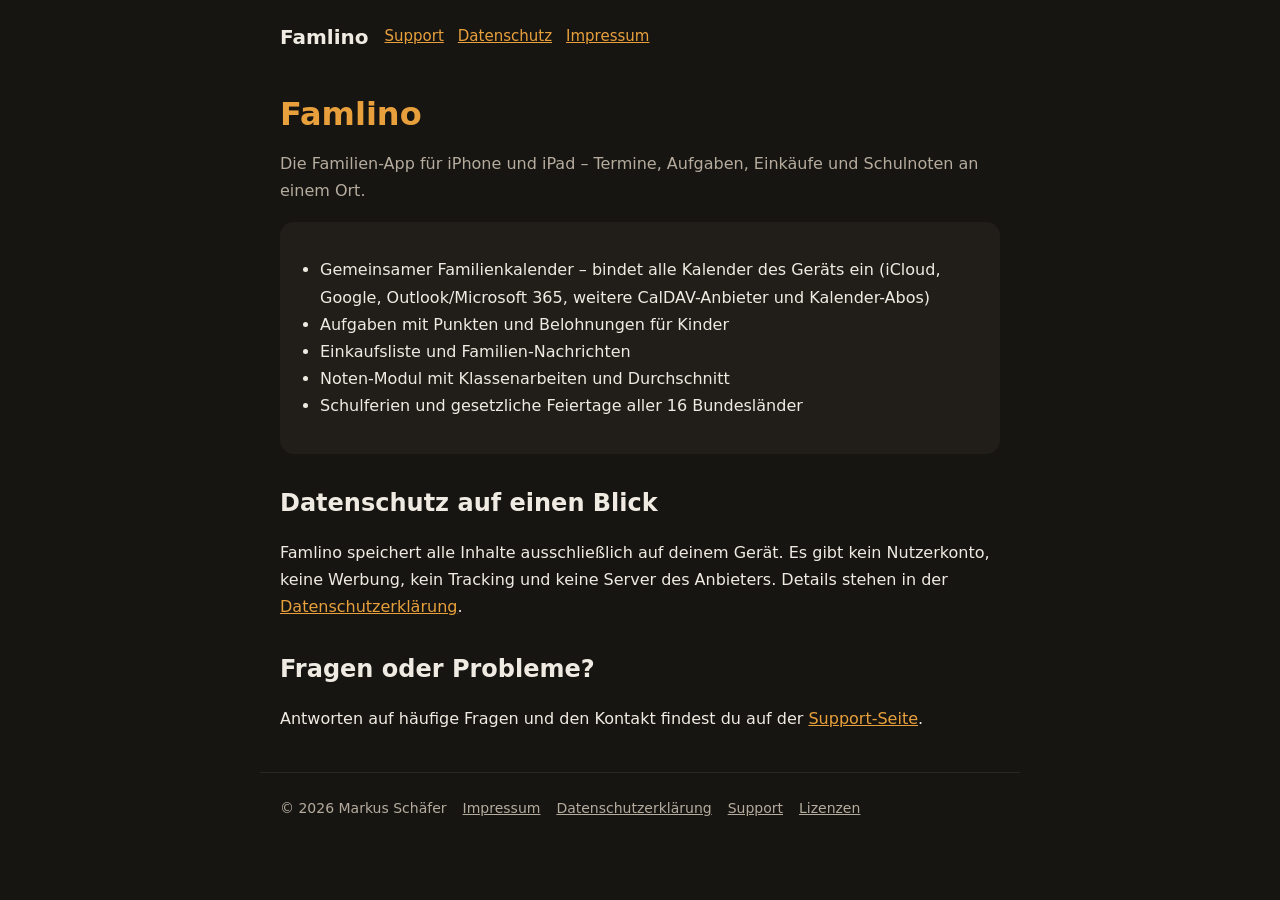
<file: index.html>
<!doctype html>
<html lang="de">
<head>
<meta charset="utf-8">
<meta name="viewport" content="width=device-width, initial-scale=1">
<title>Famlino – Familienorganisation für iPhone und iPad</title>
<meta name="description" content="Famlino – die Familien-App für Termine, Aufgaben, Einkäufe und Schulnoten.">
<meta name="referrer" content="no-referrer">
<link rel="stylesheet" href="style.css">
</head>
<body>
<header class="top">
  <a class="brand" href="index.html">Famlino</a>
  <nav><a href="support.html">Support</a><a href="datenschutz.html">Datenschutz</a><a href="impressum.html">Impressum</a></nav>
</header>
<main>

<h1>Famlino</h1>
<p class="muted">Die Familien-App für iPhone und iPad – Termine, Aufgaben, Einkäufe und Schulnoten an einem Ort.</p>

<div class="card">
<ul class="features">
  <li>Gemeinsamer Familienkalender – bindet alle Kalender des Geräts ein (iCloud, Google, Outlook/Microsoft 365, weitere CalDAV-Anbieter und Kalender-Abos)</li>
  <li>Aufgaben mit Punkten und Belohnungen für Kinder</li>
  <li>Einkaufsliste und Familien-Nachrichten</li>
  <li>Noten-Modul mit Klassenarbeiten und Durchschnitt</li>
  <li>Schulferien und gesetzliche Feiertage aller 16 Bundesländer</li>
</ul>
</div>

<h2>Datenschutz auf einen Blick</h2>
<p>Famlino speichert alle Inhalte ausschließlich auf deinem Gerät. Es gibt kein Nutzerkonto, keine Werbung,
kein Tracking und keine Server des Anbieters. Details stehen in der <a href="datenschutz.html">Datenschutzerklärung</a>.</p>

<h2>Fragen oder Probleme?</h2>
<p>Antworten auf häufige Fragen und den Kontakt findest du auf der <a href="support.html">Support-Seite</a>.</p>

</main>
<footer>
  <span>© 2026 Markus Schäfer</span>
  <a href="impressum.html">Impressum</a>
  <a href="datenschutz.html">Datenschutzerklärung</a>
  <a href="support.html">Support</a>
  <a href="lizenzen.html">Lizenzen</a>
</footer>
</body>
</html>
</file>
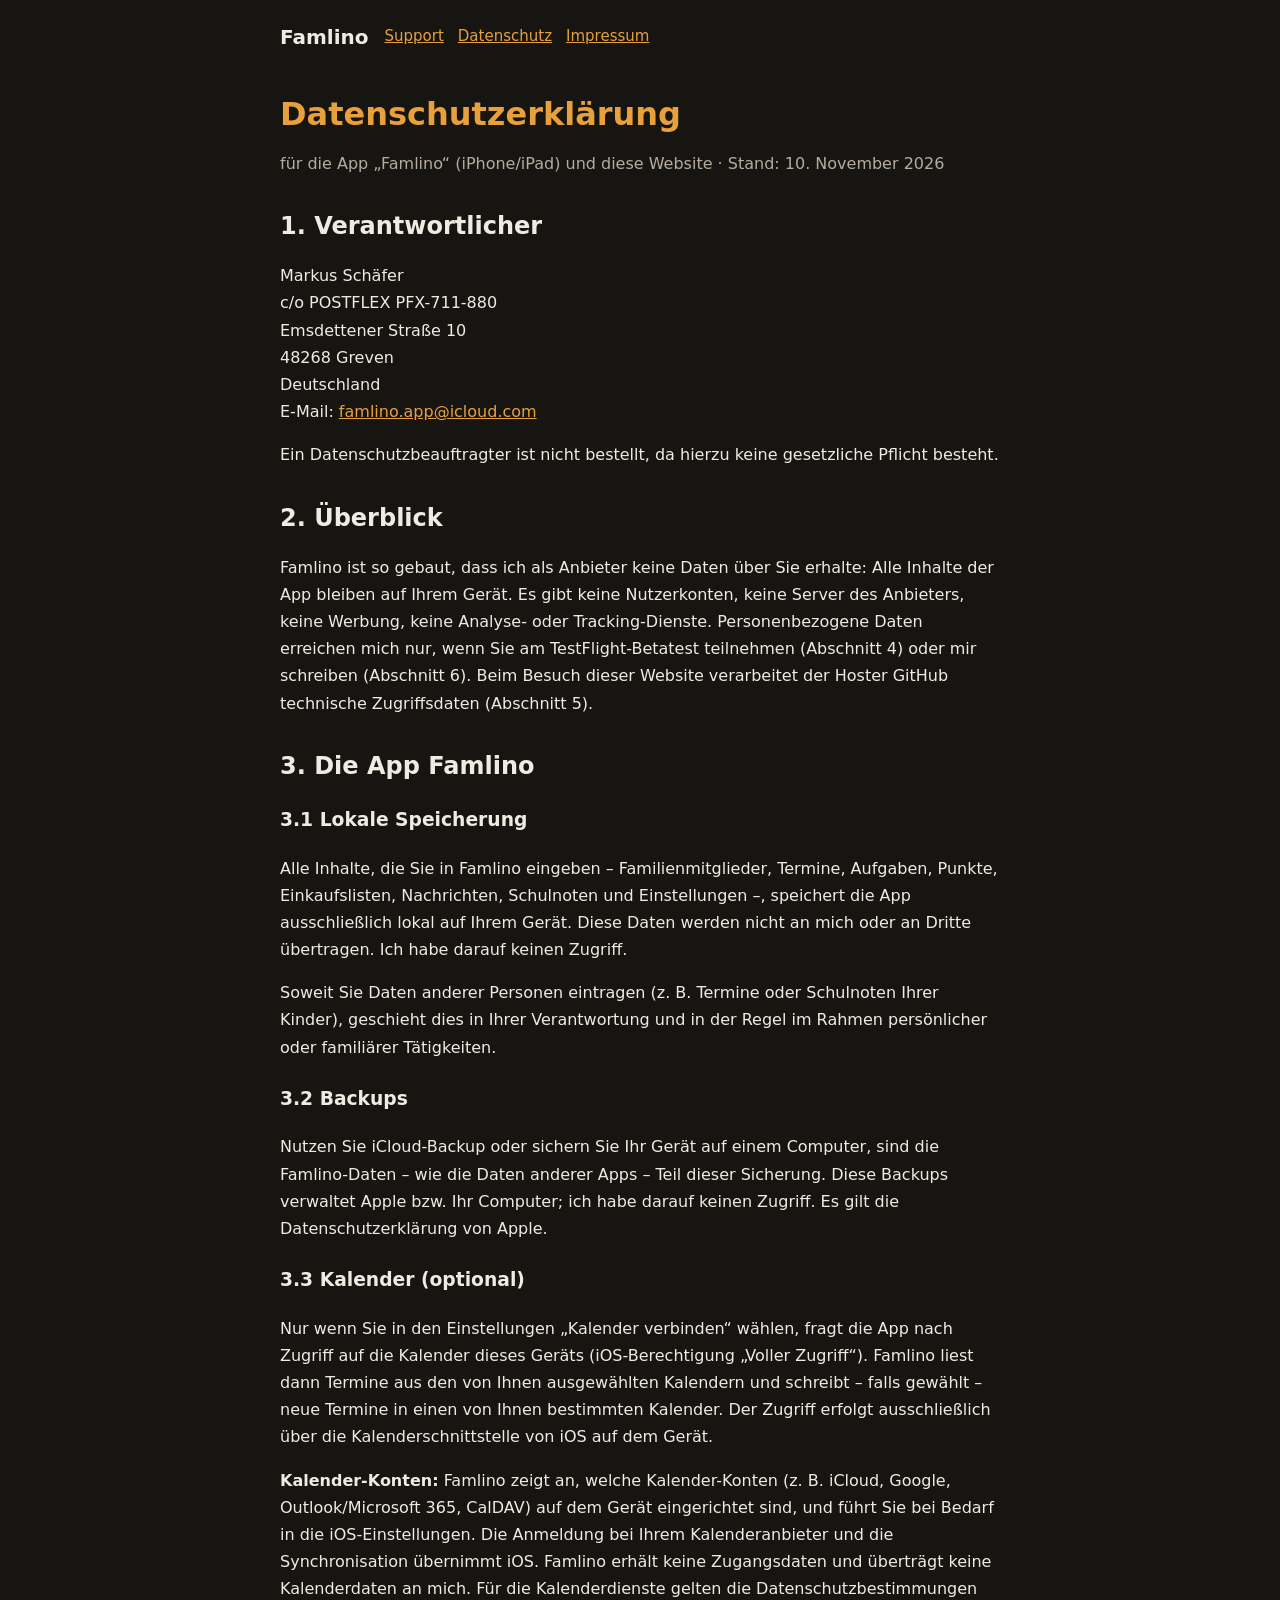
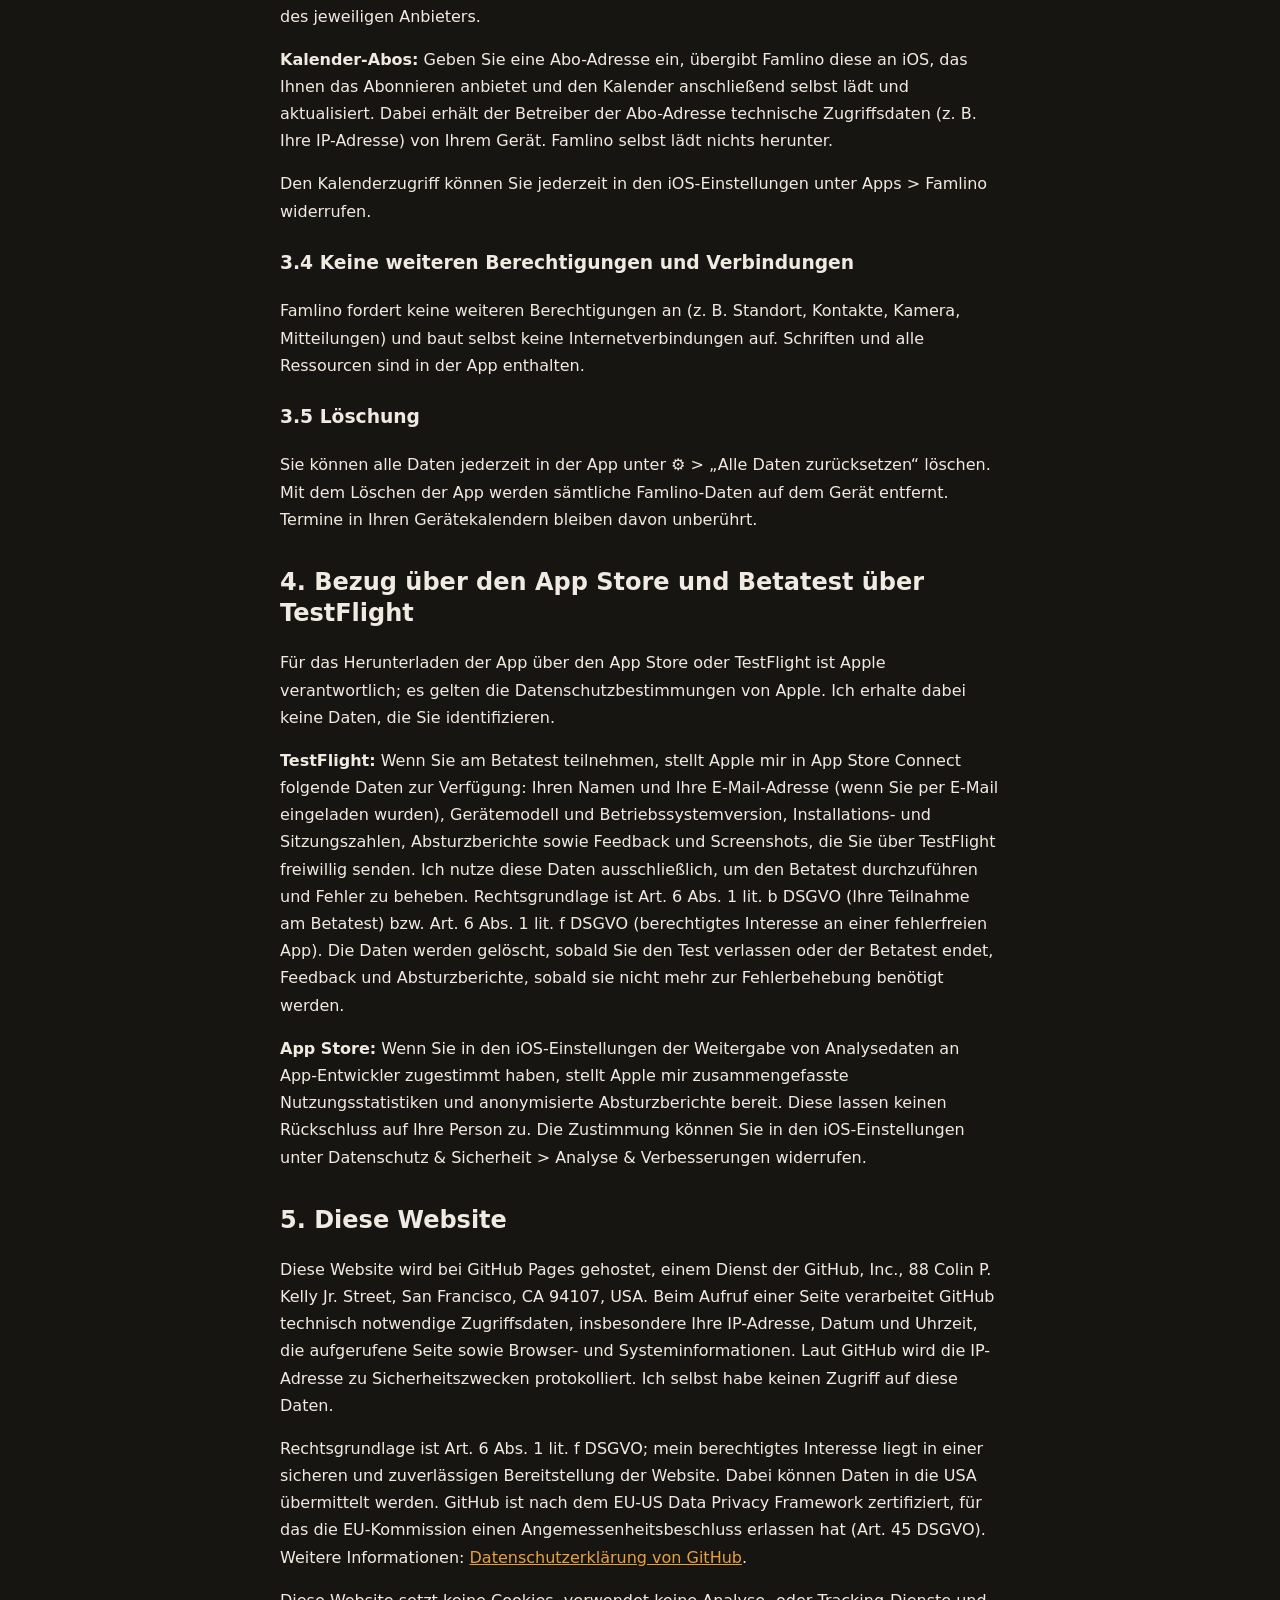
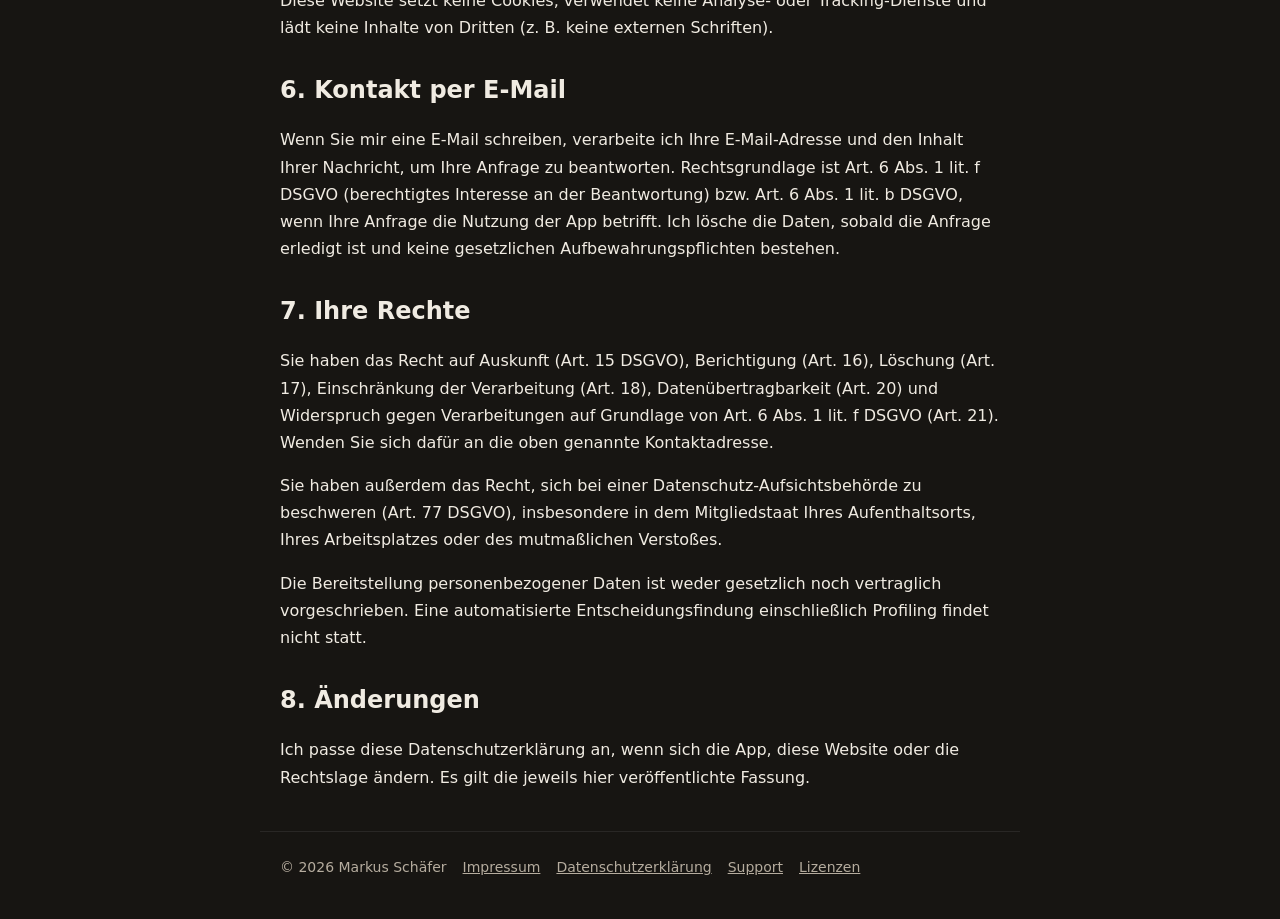
<file: datenschutz.html>
<!doctype html>
<html lang="de">
<head>
<meta charset="utf-8">
<meta name="viewport" content="width=device-width, initial-scale=1">
<title>Famlino – Datenschutzerklärung</title>
<meta name="description" content="Famlino – die Familien-App für Termine, Aufgaben, Einkäufe und Schulnoten.">
<meta name="referrer" content="no-referrer">
<link rel="stylesheet" href="style.css">
</head>
<body>
<header class="top">
  <a class="brand" href="index.html">Famlino</a>
  <nav><a href="support.html">Support</a><a href="datenschutz.html">Datenschutz</a><a href="impressum.html">Impressum</a></nav>
</header>
<main>

<h1>Datenschutzerklärung</h1>
<p class="muted">für die App „Famlino“ (iPhone/iPad) und diese Website · Stand: 10. November 2026</p>

<h2>1. Verantwortlicher</h2>
<p>Markus Schäfer<br>
c/o POSTFLEX PFX-711-880<br>
Emsdettener Straße 10<br>
48268 Greven<br>
Deutschland<br>
E-Mail: <a href="mailto:famlino.app@icloud.com">famlino.app@icloud.com</a></p>
<p>Ein Datenschutzbeauftragter ist nicht bestellt, da hierzu keine gesetzliche Pflicht besteht.</p>

<h2>2. Überblick</h2>
<p>Famlino ist so gebaut, dass ich als Anbieter keine Daten über Sie erhalte: Alle Inhalte der App bleiben auf Ihrem Gerät.
Es gibt keine Nutzerkonten, keine Server des Anbieters, keine Werbung, keine Analyse- oder Tracking-Dienste.
Personenbezogene Daten erreichen mich nur, wenn Sie am TestFlight-Betatest teilnehmen (Abschnitt 4) oder mir
schreiben (Abschnitt 6). Beim Besuch dieser Website verarbeitet der Hoster GitHub technische Zugriffsdaten (Abschnitt 5).</p>

<h2>3. Die App Famlino</h2>

<h3>3.1 Lokale Speicherung</h3>
<p>Alle Inhalte, die Sie in Famlino eingeben – Familienmitglieder, Termine, Aufgaben, Punkte, Einkaufslisten, Nachrichten,
Schulnoten und Einstellungen –, speichert die App ausschließlich lokal auf Ihrem Gerät. Diese Daten werden nicht an mich
oder an Dritte übertragen. Ich habe darauf keinen Zugriff.</p>
<p>Soweit Sie Daten anderer Personen eintragen (z. B. Termine oder Schulnoten Ihrer Kinder), geschieht dies in Ihrer
Verantwortung und in der Regel im Rahmen persönlicher oder familiärer Tätigkeiten.</p>

<h3>3.2 Backups</h3>
<p>Nutzen Sie iCloud-Backup oder sichern Sie Ihr Gerät auf einem Computer, sind die Famlino-Daten – wie die Daten anderer
Apps – Teil dieser Sicherung. Diese Backups verwaltet Apple bzw. Ihr Computer; ich habe darauf keinen Zugriff. Es gilt die
Datenschutzerklärung von Apple.</p>

<h3>3.3 Kalender (optional)</h3>
<p>Nur wenn Sie in den Einstellungen „Kalender verbinden“ wählen, fragt die App nach Zugriff auf die Kalender dieses Geräts
(iOS-Berechtigung „Voller Zugriff“). Famlino liest dann Termine aus den von Ihnen ausgewählten Kalendern und schreibt –
falls gewählt – neue Termine in einen von Ihnen bestimmten Kalender. Der Zugriff erfolgt ausschließlich über die
Kalenderschnittstelle von iOS auf dem Gerät.</p>
<p><strong>Kalender-Konten:</strong> Famlino zeigt an, welche Kalender-Konten (z. B. iCloud, Google, Outlook/Microsoft 365,
CalDAV) auf dem Gerät eingerichtet sind, und führt Sie bei Bedarf in die iOS-Einstellungen. Die Anmeldung bei Ihrem
Kalenderanbieter und die Synchronisation übernimmt iOS. Famlino erhält keine Zugangsdaten und überträgt keine Kalenderdaten
an mich. Für die Kalenderdienste gelten die Datenschutzbestimmungen des jeweiligen Anbieters.</p>
<p><strong>Kalender-Abos:</strong> Geben Sie eine Abo-Adresse ein, übergibt Famlino diese an iOS, das Ihnen das Abonnieren
anbietet und den Kalender anschließend selbst lädt und aktualisiert. Dabei erhält der Betreiber der Abo-Adresse technische
Zugriffsdaten (z. B. Ihre IP-Adresse) von Ihrem Gerät. Famlino selbst lädt nichts herunter.</p>
<p>Den Kalenderzugriff können Sie jederzeit in den iOS-Einstellungen unter Apps &gt; Famlino widerrufen.</p>

<h3>3.4 Keine weiteren Berechtigungen und Verbindungen</h3>
<p>Famlino fordert keine weiteren Berechtigungen an (z. B. Standort, Kontakte, Kamera, Mitteilungen) und baut selbst keine
Internetverbindungen auf. Schriften und alle Ressourcen sind in der App enthalten.</p>

<h3>3.5 Löschung</h3>
<p>Sie können alle Daten jederzeit in der App unter ⚙ &gt; „Alle Daten zurücksetzen“ löschen. Mit dem Löschen der App werden
sämtliche Famlino-Daten auf dem Gerät entfernt. Termine in Ihren Gerätekalendern bleiben davon unberührt.</p>

<h2>4. Bezug über den App Store und Betatest über TestFlight</h2>
<p>Für das Herunterladen der App über den App Store oder TestFlight ist Apple verantwortlich; es gelten die
Datenschutzbestimmungen von Apple. Ich erhalte dabei keine Daten, die Sie identifizieren.</p>
<p><strong>TestFlight:</strong> Wenn Sie am Betatest teilnehmen, stellt Apple mir in App Store Connect folgende Daten zur
Verfügung: Ihren Namen und Ihre E-Mail-Adresse (wenn Sie per E-Mail eingeladen wurden), Gerätemodell und
Betriebssystemversion, Installations- und Sitzungszahlen, Absturzberichte sowie Feedback und Screenshots, die Sie über
TestFlight freiwillig senden. Ich nutze diese Daten ausschließlich, um den Betatest durchzuführen und Fehler zu beheben.
Rechtsgrundlage ist Art. 6 Abs. 1 lit. b DSGVO (Ihre Teilnahme am Betatest) bzw. Art. 6 Abs. 1 lit. f DSGVO (berechtigtes
Interesse an einer fehlerfreien App). Die Daten werden gelöscht, sobald Sie den Test verlassen oder der Betatest endet,
Feedback und Absturzberichte, sobald sie nicht mehr zur Fehlerbehebung benötigt werden.</p>
<p><strong>App Store:</strong> Wenn Sie in den iOS-Einstellungen der Weitergabe von Analysedaten an App-Entwickler
zugestimmt haben, stellt Apple mir zusammengefasste Nutzungsstatistiken und anonymisierte Absturzberichte bereit. Diese
lassen keinen Rückschluss auf Ihre Person zu. Die Zustimmung können Sie in den iOS-Einstellungen unter
Datenschutz &amp; Sicherheit &gt; Analyse &amp; Verbesserungen widerrufen.</p>

<h2>5. Diese Website</h2>
<p>Diese Website wird bei GitHub Pages gehostet, einem Dienst der GitHub, Inc., 88 Colin P. Kelly Jr. Street,
San Francisco, CA 94107, USA. Beim Aufruf einer Seite verarbeitet GitHub technisch notwendige Zugriffsdaten,
insbesondere Ihre IP-Adresse, Datum und Uhrzeit, die aufgerufene Seite sowie Browser- und Systeminformationen. Laut
GitHub wird die IP-Adresse zu Sicherheitszwecken protokolliert. Ich selbst habe keinen Zugriff auf diese Daten.</p>
<p>Rechtsgrundlage ist Art. 6 Abs. 1 lit. f DSGVO; mein berechtigtes Interesse liegt in einer sicheren und zuverlässigen
Bereitstellung der Website. Dabei können Daten in die USA übermittelt werden. GitHub ist nach dem EU-US Data Privacy
Framework zertifiziert, für das die EU-Kommission einen Angemessenheitsbeschluss erlassen hat (Art. 45 DSGVO). Weitere
Informationen: <a href="https://docs.github.com/de/site-policy/privacy-policies/github-general-privacy-statement" rel="noopener noreferrer">Datenschutzerklärung von GitHub</a>.</p>
<p>Diese Website setzt keine Cookies, verwendet keine Analyse- oder Tracking-Dienste und lädt keine Inhalte von Dritten
(z. B. keine externen Schriften).</p>

<h2>6. Kontakt per E-Mail</h2>
<p>Wenn Sie mir eine E-Mail schreiben, verarbeite ich Ihre E-Mail-Adresse und den Inhalt Ihrer Nachricht, um Ihre Anfrage
zu beantworten. Rechtsgrundlage ist Art. 6 Abs. 1 lit. f DSGVO (berechtigtes Interesse an der Beantwortung) bzw.
Art. 6 Abs. 1 lit. b DSGVO, wenn Ihre Anfrage die Nutzung der App betrifft. Ich lösche die Daten, sobald die Anfrage
erledigt ist und keine gesetzlichen Aufbewahrungspflichten bestehen.</p>

<h2>7. Ihre Rechte</h2>
<p>Sie haben das Recht auf Auskunft (Art. 15 DSGVO), Berichtigung (Art. 16), Löschung (Art. 17), Einschränkung der
Verarbeitung (Art. 18), Datenübertragbarkeit (Art. 20) und Widerspruch gegen Verarbeitungen auf Grundlage von
Art. 6 Abs. 1 lit. f DSGVO (Art. 21). Wenden Sie sich dafür an die oben genannte Kontaktadresse.</p>
<p>Sie haben außerdem das Recht, sich bei einer Datenschutz-Aufsichtsbehörde zu beschweren (Art. 77 DSGVO), insbesondere
in dem Mitgliedstaat Ihres Aufenthaltsorts, Ihres Arbeitsplatzes oder des mutmaßlichen Verstoßes.</p>
<p>Die Bereitstellung personenbezogener Daten ist weder gesetzlich noch vertraglich vorgeschrieben. Eine automatisierte
Entscheidungsfindung einschließlich Profiling findet nicht statt.</p>

<h2>8. Änderungen</h2>
<p>Ich passe diese Datenschutzerklärung an, wenn sich die App, diese Website oder die Rechtslage ändern.
Es gilt die jeweils hier veröffentlichte Fassung.</p>

</main>
<footer>
  <span>© 2026 Markus Schäfer</span>
  <a href="impressum.html">Impressum</a>
  <a href="datenschutz.html">Datenschutzerklärung</a>
  <a href="support.html">Support</a>
  <a href="lizenzen.html">Lizenzen</a>
</footer>
</body>
</html>
</file>
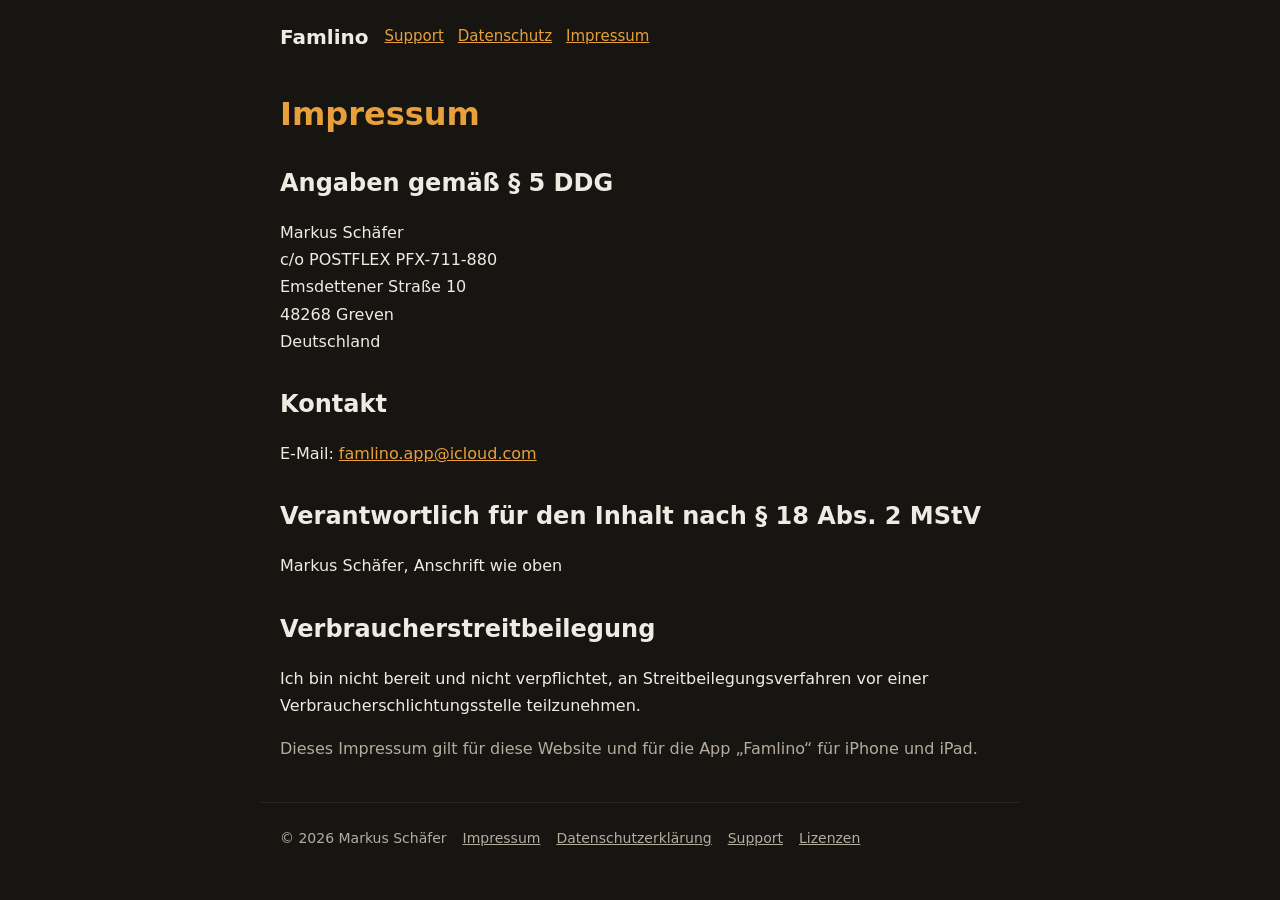
<file: impressum.html>
<!doctype html>
<html lang="de">
<head>
<meta charset="utf-8">
<meta name="viewport" content="width=device-width, initial-scale=1">
<title>Famlino – Impressum</title>
<meta name="description" content="Famlino – die Familien-App für Termine, Aufgaben, Einkäufe und Schulnoten.">
<meta name="referrer" content="no-referrer">
<link rel="stylesheet" href="style.css">
</head>
<body>
<header class="top">
  <a class="brand" href="index.html">Famlino</a>
  <nav><a href="support.html">Support</a><a href="datenschutz.html">Datenschutz</a><a href="impressum.html">Impressum</a></nav>
</header>
<main>

<h1>Impressum</h1>

<h2>Angaben gemäß § 5 DDG</h2>
<p>Markus Schäfer<br>
c/o POSTFLEX PFX-711-880<br>
Emsdettener Straße 10<br>
48268 Greven<br>
Deutschland</p>

<h2>Kontakt</h2>
<p>E-Mail: <a href="mailto:famlino.app@icloud.com">famlino.app@icloud.com</a></p>

<h2>Verantwortlich für den Inhalt nach § 18 Abs. 2 MStV</h2>
<p>Markus Schäfer, Anschrift wie oben</p>

<h2>Verbraucherstreitbeilegung</h2>
<p>Ich bin nicht bereit und nicht verpflichtet, an Streitbeilegungsverfahren vor einer
Verbraucherschlichtungsstelle teilzunehmen.</p>

<p class="muted">Dieses Impressum gilt für diese Website und für die App „Famlino“ für iPhone und iPad.</p>

</main>
<footer>
  <span>© 2026 Markus Schäfer</span>
  <a href="impressum.html">Impressum</a>
  <a href="datenschutz.html">Datenschutzerklärung</a>
  <a href="support.html">Support</a>
  <a href="lizenzen.html">Lizenzen</a>
</footer>
</body>
</html>
</file>
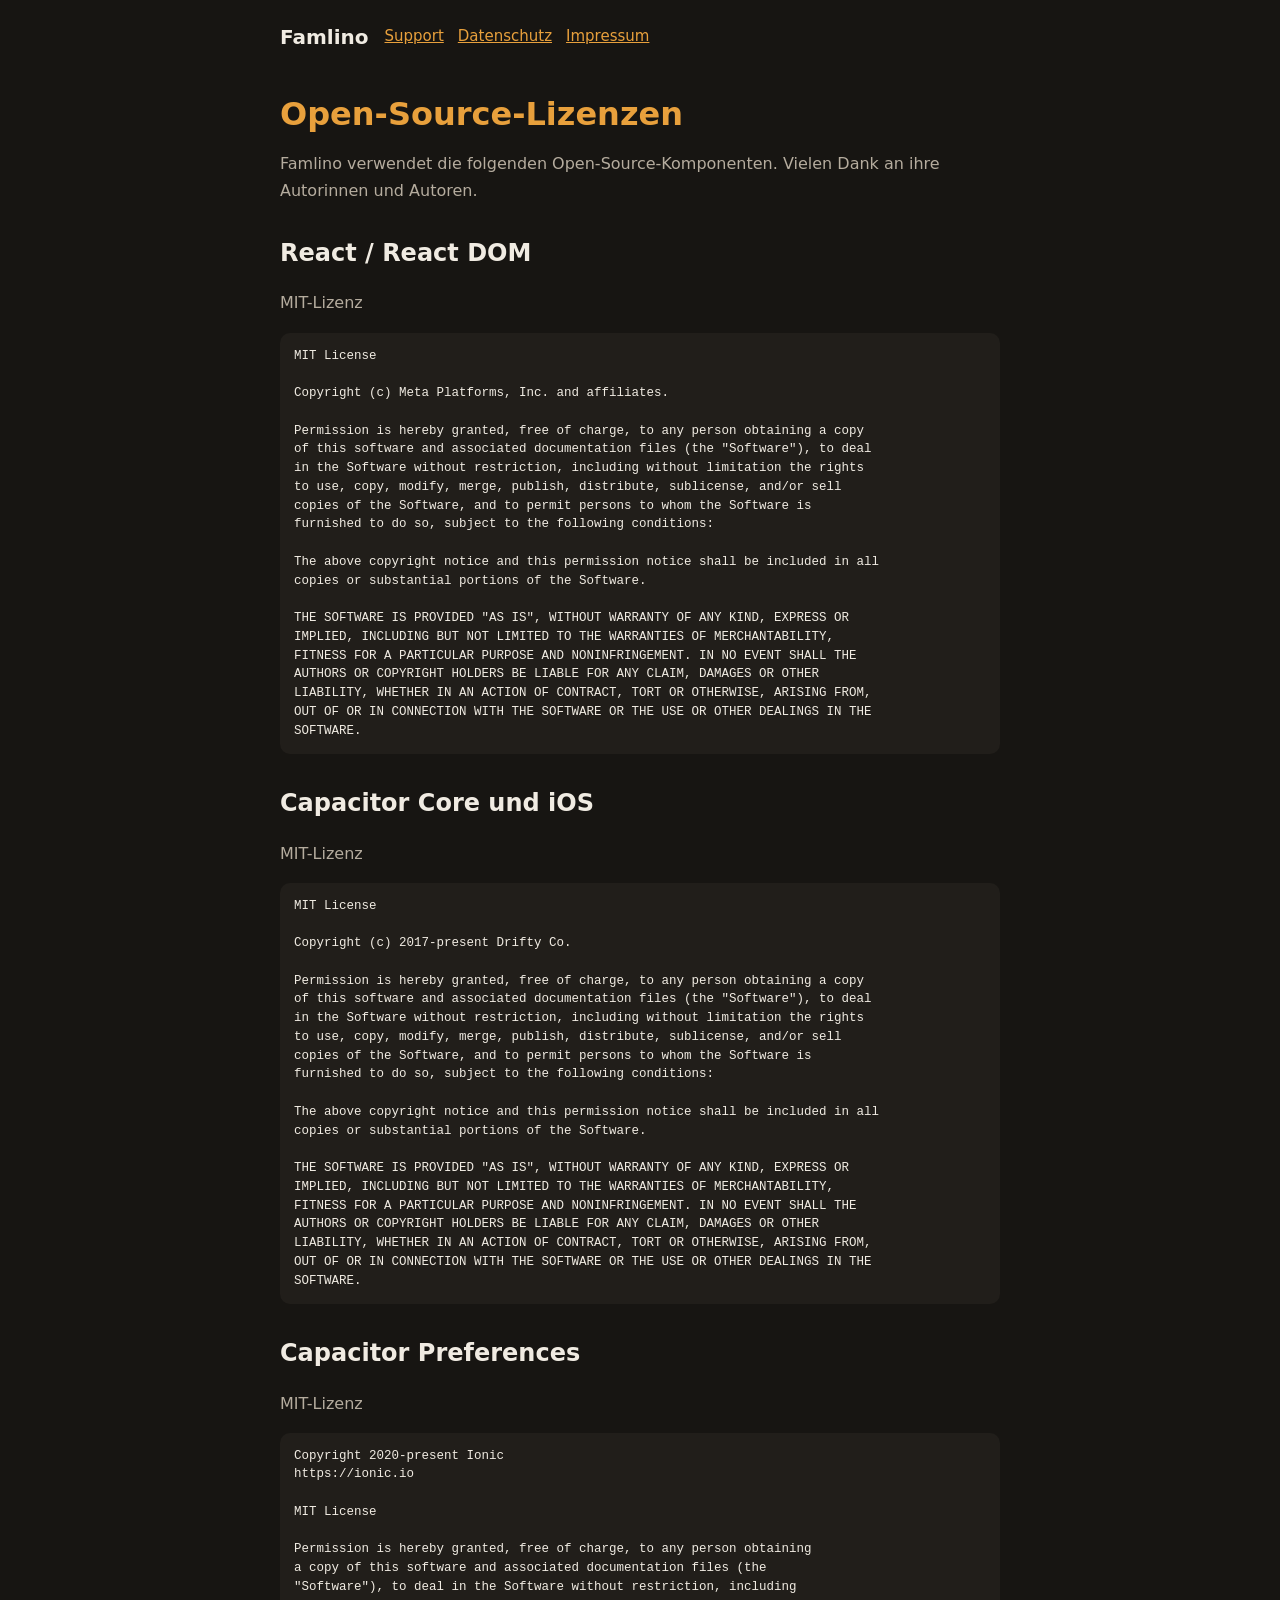
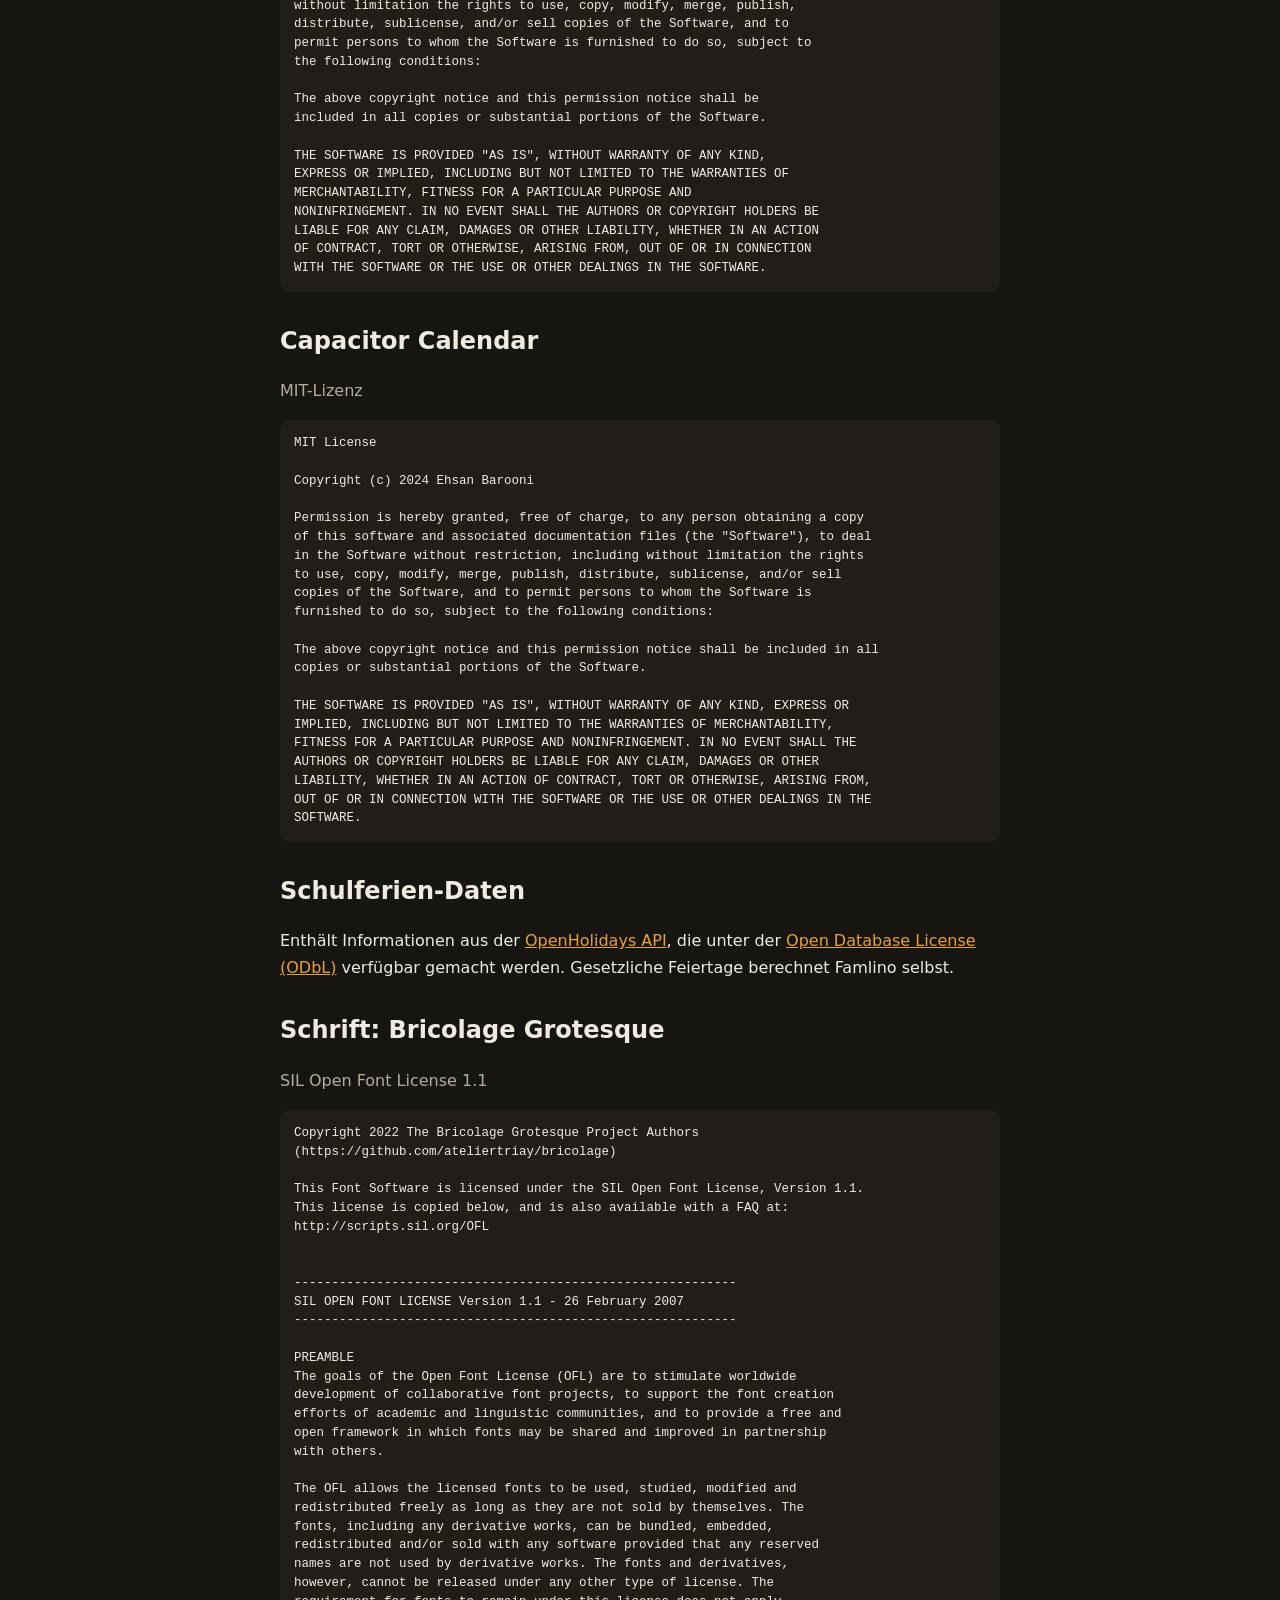
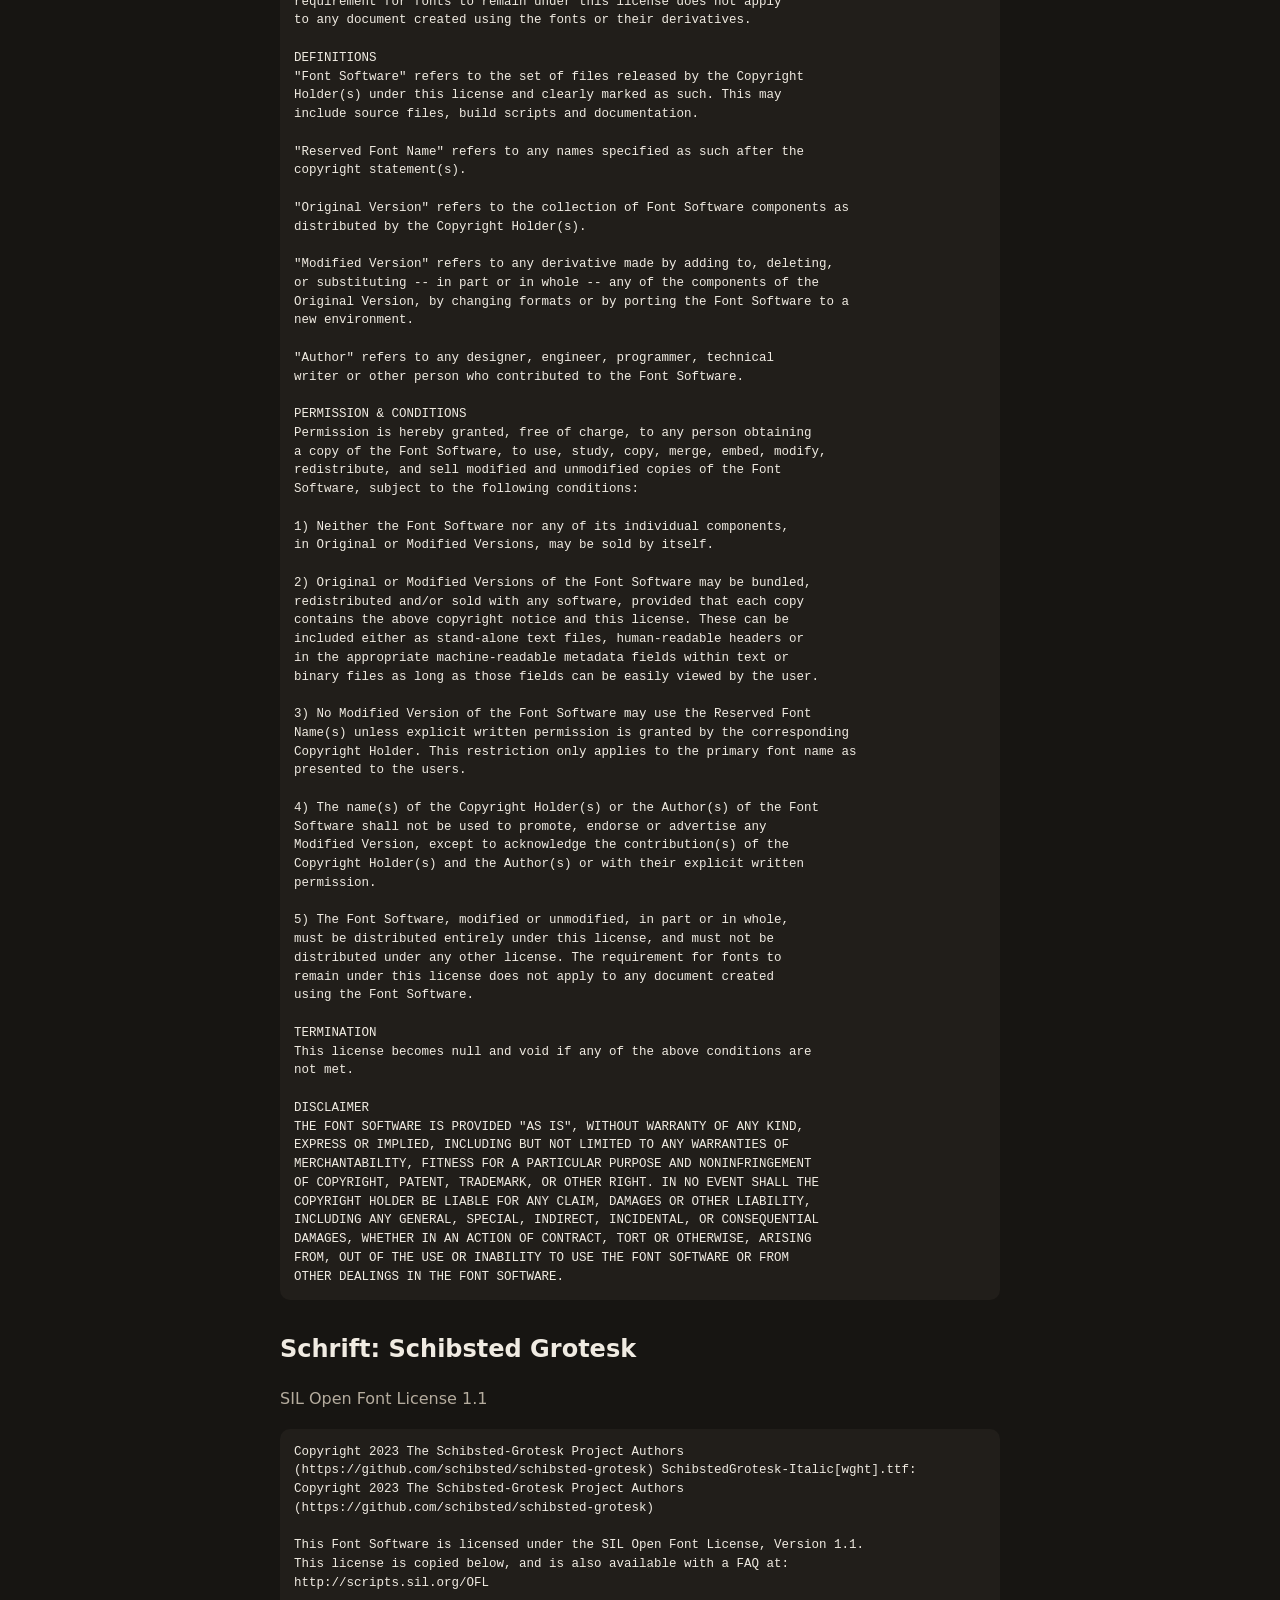
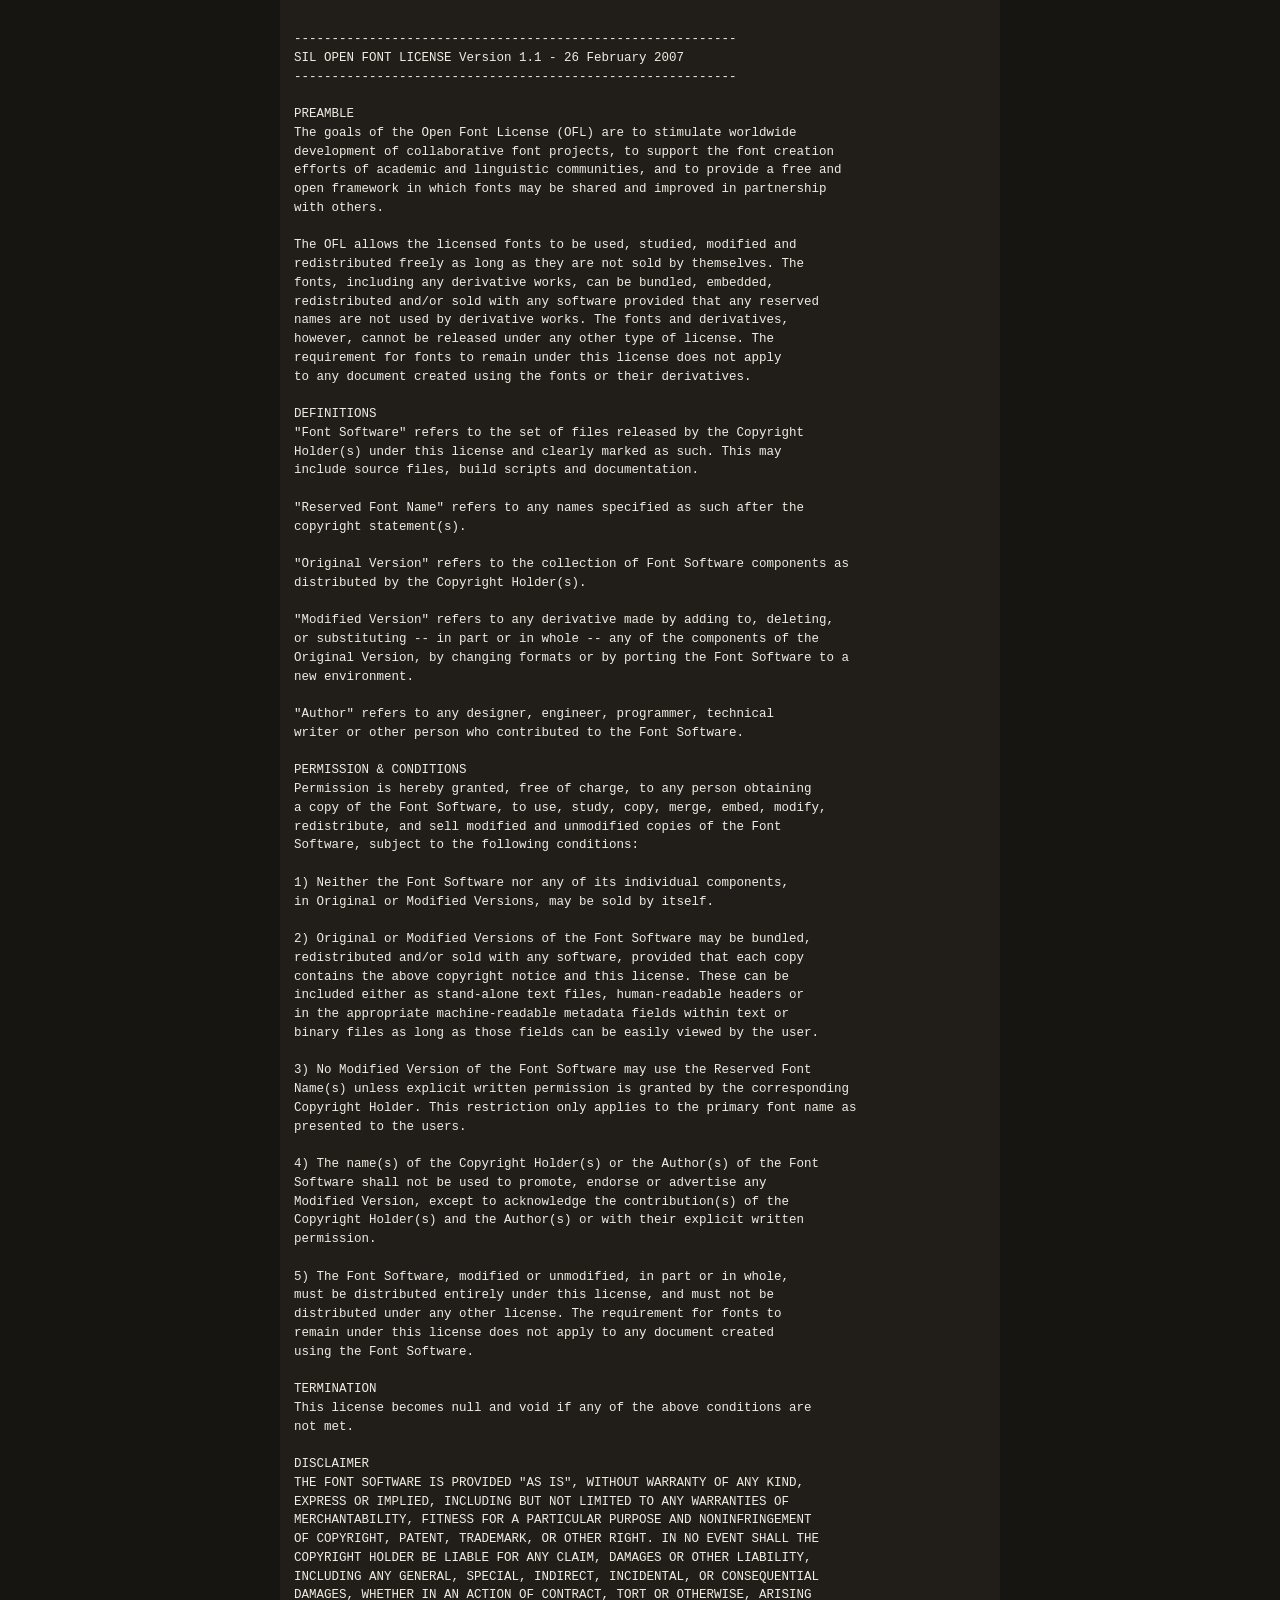
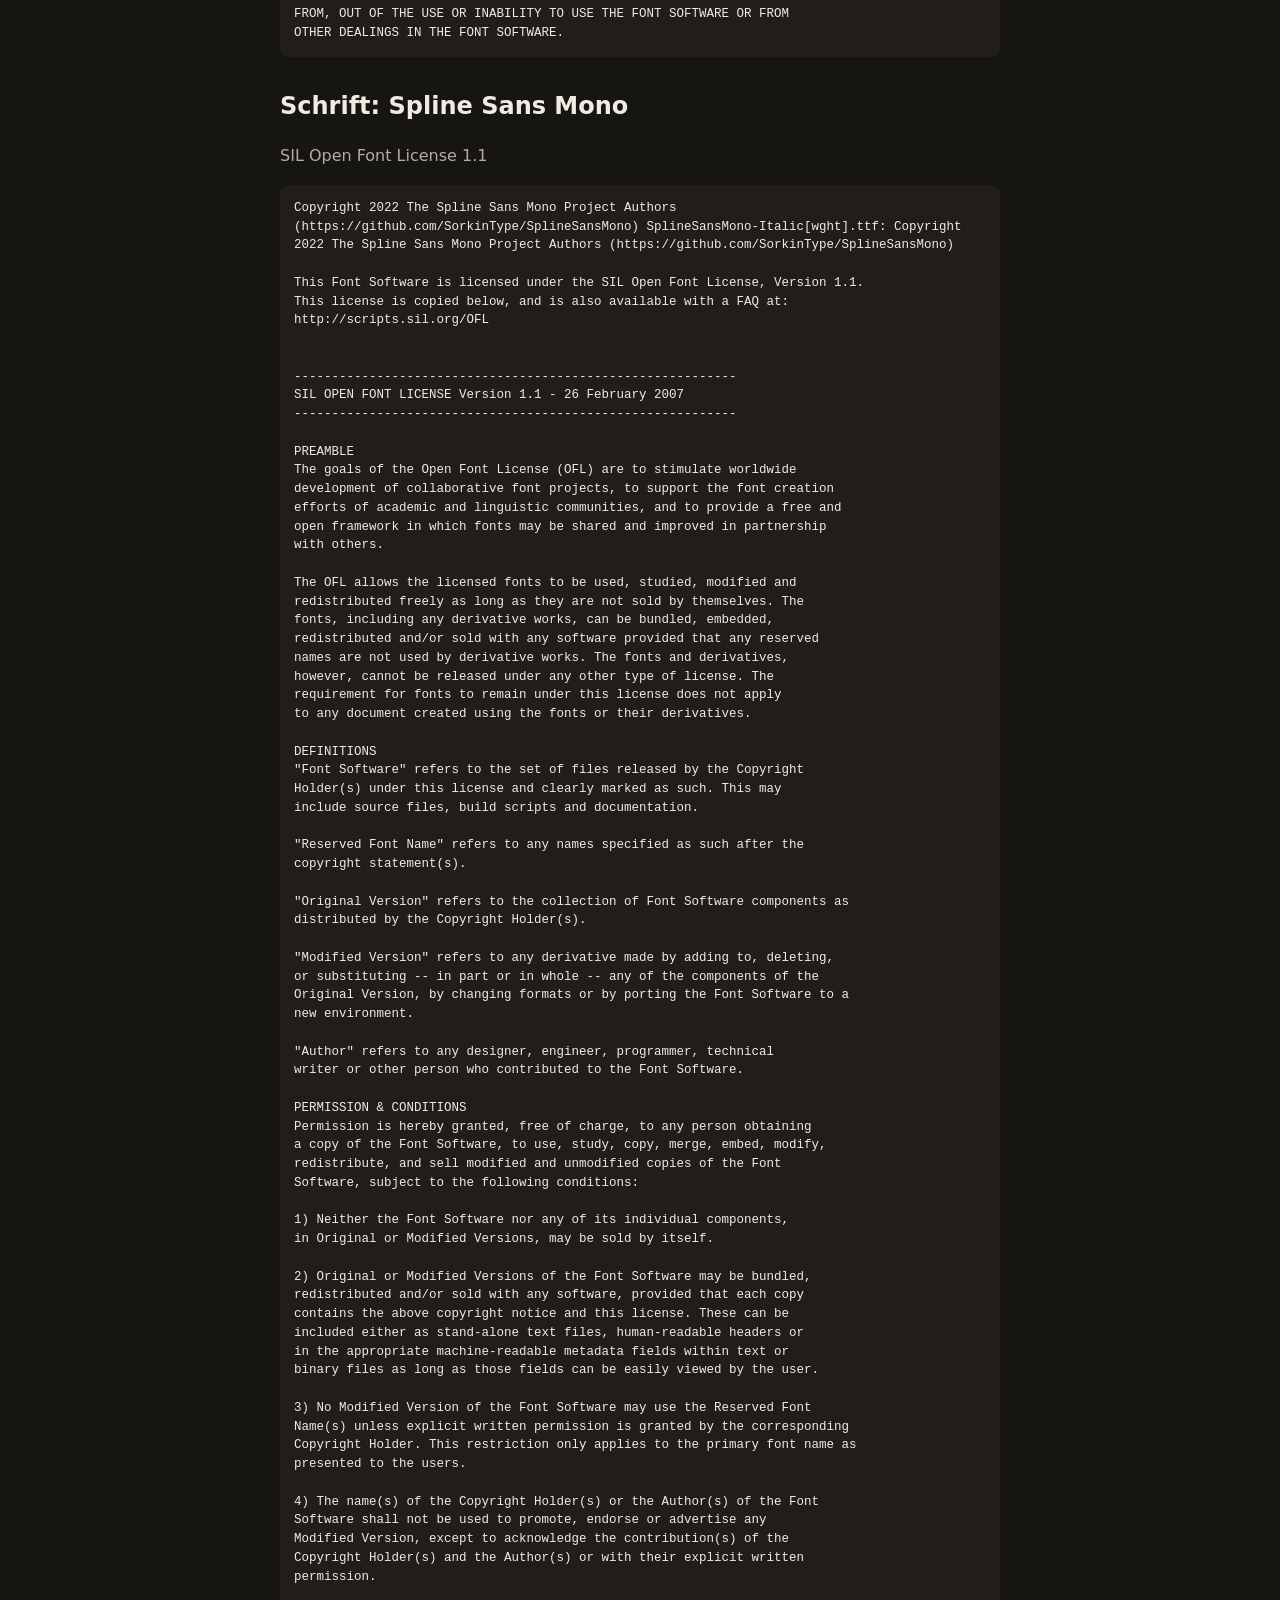
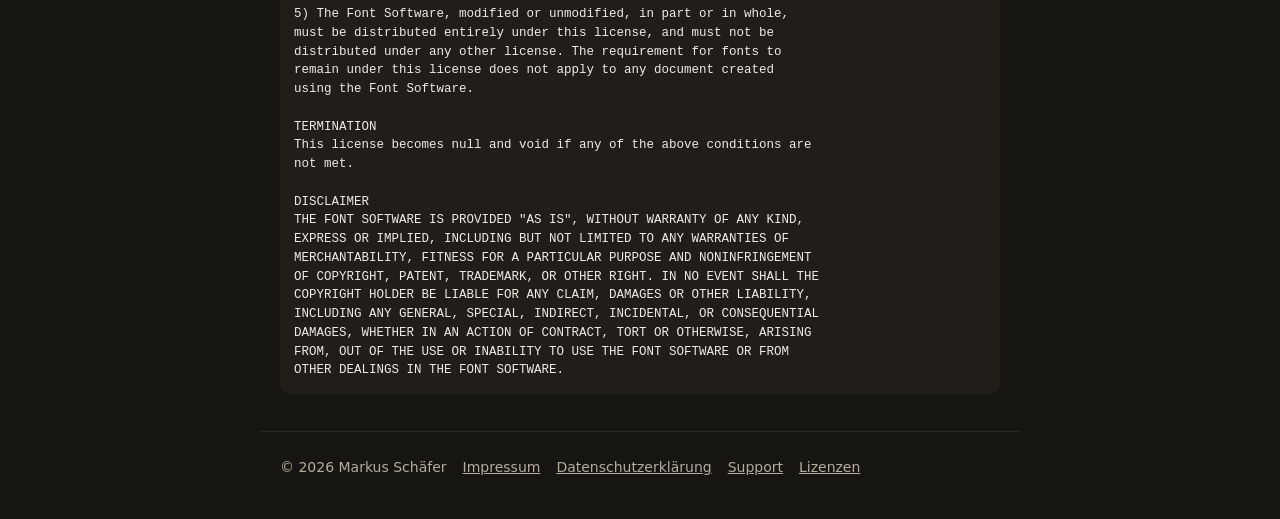
<file: lizenzen.html>
<!doctype html>
<html lang="de">
<head>
<meta charset="utf-8">
<meta name="viewport" content="width=device-width, initial-scale=1">
<title>Famlino – Open-Source-Lizenzen</title>
<meta name="description" content="Famlino – die Familien-App für Termine, Aufgaben, Einkäufe und Schulnoten.">
<meta name="referrer" content="no-referrer">
<link rel="stylesheet" href="style.css">
</head>
<body>
<header class="top">
  <a class="brand" href="index.html">Famlino</a>
  <nav><a href="support.html">Support</a><a href="datenschutz.html">Datenschutz</a><a href="impressum.html">Impressum</a></nav>
</header>
<main>
<h1>Open-Source-Lizenzen</h1>
<p class="muted">Famlino verwendet die folgenden Open-Source-Komponenten. Vielen Dank an ihre Autorinnen und Autoren.</p>
<h2>React / React DOM</h2><p class='muted'>MIT-Lizenz</p><pre class='lic'>MIT License

Copyright (c) Meta Platforms, Inc. and affiliates.

Permission is hereby granted, free of charge, to any person obtaining a copy
of this software and associated documentation files (the &quot;Software&quot;), to deal
in the Software without restriction, including without limitation the rights
to use, copy, modify, merge, publish, distribute, sublicense, and/or sell
copies of the Software, and to permit persons to whom the Software is
furnished to do so, subject to the following conditions:

The above copyright notice and this permission notice shall be included in all
copies or substantial portions of the Software.

THE SOFTWARE IS PROVIDED &quot;AS IS&quot;, WITHOUT WARRANTY OF ANY KIND, EXPRESS OR
IMPLIED, INCLUDING BUT NOT LIMITED TO THE WARRANTIES OF MERCHANTABILITY,
FITNESS FOR A PARTICULAR PURPOSE AND NONINFRINGEMENT. IN NO EVENT SHALL THE
AUTHORS OR COPYRIGHT HOLDERS BE LIABLE FOR ANY CLAIM, DAMAGES OR OTHER
LIABILITY, WHETHER IN AN ACTION OF CONTRACT, TORT OR OTHERWISE, ARISING FROM,
OUT OF OR IN CONNECTION WITH THE SOFTWARE OR THE USE OR OTHER DEALINGS IN THE
SOFTWARE.</pre>
<h2>Capacitor Core und iOS</h2><p class='muted'>MIT-Lizenz</p><pre class='lic'>MIT License

Copyright (c) 2017-present Drifty Co.

Permission is hereby granted, free of charge, to any person obtaining a copy
of this software and associated documentation files (the &quot;Software&quot;), to deal
in the Software without restriction, including without limitation the rights
to use, copy, modify, merge, publish, distribute, sublicense, and/or sell
copies of the Software, and to permit persons to whom the Software is
furnished to do so, subject to the following conditions:

The above copyright notice and this permission notice shall be included in all
copies or substantial portions of the Software.

THE SOFTWARE IS PROVIDED &quot;AS IS&quot;, WITHOUT WARRANTY OF ANY KIND, EXPRESS OR
IMPLIED, INCLUDING BUT NOT LIMITED TO THE WARRANTIES OF MERCHANTABILITY,
FITNESS FOR A PARTICULAR PURPOSE AND NONINFRINGEMENT. IN NO EVENT SHALL THE
AUTHORS OR COPYRIGHT HOLDERS BE LIABLE FOR ANY CLAIM, DAMAGES OR OTHER
LIABILITY, WHETHER IN AN ACTION OF CONTRACT, TORT OR OTHERWISE, ARISING FROM,
OUT OF OR IN CONNECTION WITH THE SOFTWARE OR THE USE OR OTHER DEALINGS IN THE
SOFTWARE.</pre>
<h2>Capacitor Preferences</h2><p class='muted'>MIT-Lizenz</p><pre class='lic'>Copyright 2020-present Ionic
https://ionic.io

MIT License

Permission is hereby granted, free of charge, to any person obtaining
a copy of this software and associated documentation files (the
&quot;Software&quot;), to deal in the Software without restriction, including
without limitation the rights to use, copy, modify, merge, publish,
distribute, sublicense, and/or sell copies of the Software, and to
permit persons to whom the Software is furnished to do so, subject to
the following conditions:

The above copyright notice and this permission notice shall be
included in all copies or substantial portions of the Software.

THE SOFTWARE IS PROVIDED &quot;AS IS&quot;, WITHOUT WARRANTY OF ANY KIND,
EXPRESS OR IMPLIED, INCLUDING BUT NOT LIMITED TO THE WARRANTIES OF
MERCHANTABILITY, FITNESS FOR A PARTICULAR PURPOSE AND
NONINFRINGEMENT. IN NO EVENT SHALL THE AUTHORS OR COPYRIGHT HOLDERS BE
LIABLE FOR ANY CLAIM, DAMAGES OR OTHER LIABILITY, WHETHER IN AN ACTION
OF CONTRACT, TORT OR OTHERWISE, ARISING FROM, OUT OF OR IN CONNECTION
WITH THE SOFTWARE OR THE USE OR OTHER DEALINGS IN THE SOFTWARE.</pre>
<h2>Capacitor Calendar</h2><p class='muted'>MIT-Lizenz</p><pre class='lic'>MIT License

Copyright (c) 2024 Ehsan Barooni

Permission is hereby granted, free of charge, to any person obtaining a copy
of this software and associated documentation files (the &quot;Software&quot;), to deal
in the Software without restriction, including without limitation the rights
to use, copy, modify, merge, publish, distribute, sublicense, and/or sell
copies of the Software, and to permit persons to whom the Software is
furnished to do so, subject to the following conditions:

The above copyright notice and this permission notice shall be included in all
copies or substantial portions of the Software.

THE SOFTWARE IS PROVIDED &quot;AS IS&quot;, WITHOUT WARRANTY OF ANY KIND, EXPRESS OR
IMPLIED, INCLUDING BUT NOT LIMITED TO THE WARRANTIES OF MERCHANTABILITY,
FITNESS FOR A PARTICULAR PURPOSE AND NONINFRINGEMENT. IN NO EVENT SHALL THE
AUTHORS OR COPYRIGHT HOLDERS BE LIABLE FOR ANY CLAIM, DAMAGES OR OTHER
LIABILITY, WHETHER IN AN ACTION OF CONTRACT, TORT OR OTHERWISE, ARISING FROM,
OUT OF OR IN CONNECTION WITH THE SOFTWARE OR THE USE OR OTHER DEALINGS IN THE
SOFTWARE.</pre>
<h2>Schulferien-Daten</h2>
<p>Enthält Informationen aus der <a href="https://www.openholidaysapi.org" rel="noopener noreferrer">OpenHolidays API</a>,
die unter der <a href="https://opendatacommons.org/licenses/odbl/1-0/" rel="noopener noreferrer">Open Database License (ODbL)</a>
verfügbar gemacht werden. Gesetzliche Feiertage berechnet Famlino selbst.</p>
<h2>Schrift: Bricolage Grotesque</h2><p class='muted'>SIL Open Font License 1.1</p><pre class='lic'>Copyright 2022 The Bricolage Grotesque Project Authors (https://github.com/ateliertriay/bricolage)

This Font Software is licensed under the SIL Open Font License, Version 1.1.
This license is copied below, and is also available with a FAQ at:
http://scripts.sil.org/OFL


-----------------------------------------------------------
SIL OPEN FONT LICENSE Version 1.1 - 26 February 2007
-----------------------------------------------------------

PREAMBLE
The goals of the Open Font License (OFL) are to stimulate worldwide
development of collaborative font projects, to support the font creation
efforts of academic and linguistic communities, and to provide a free and
open framework in which fonts may be shared and improved in partnership
with others.

The OFL allows the licensed fonts to be used, studied, modified and
redistributed freely as long as they are not sold by themselves. The
fonts, including any derivative works, can be bundled, embedded,
redistributed and/or sold with any software provided that any reserved
names are not used by derivative works. The fonts and derivatives,
however, cannot be released under any other type of license. The
requirement for fonts to remain under this license does not apply
to any document created using the fonts or their derivatives.

DEFINITIONS
&quot;Font Software&quot; refers to the set of files released by the Copyright
Holder(s) under this license and clearly marked as such. This may
include source files, build scripts and documentation.

&quot;Reserved Font Name&quot; refers to any names specified as such after the
copyright statement(s).

&quot;Original Version&quot; refers to the collection of Font Software components as
distributed by the Copyright Holder(s).

&quot;Modified Version&quot; refers to any derivative made by adding to, deleting,
or substituting -- in part or in whole -- any of the components of the
Original Version, by changing formats or by porting the Font Software to a
new environment.

&quot;Author&quot; refers to any designer, engineer, programmer, technical
writer or other person who contributed to the Font Software.

PERMISSION &amp; CONDITIONS
Permission is hereby granted, free of charge, to any person obtaining
a copy of the Font Software, to use, study, copy, merge, embed, modify,
redistribute, and sell modified and unmodified copies of the Font
Software, subject to the following conditions:

1) Neither the Font Software nor any of its individual components,
in Original or Modified Versions, may be sold by itself.

2) Original or Modified Versions of the Font Software may be bundled,
redistributed and/or sold with any software, provided that each copy
contains the above copyright notice and this license. These can be
included either as stand-alone text files, human-readable headers or
in the appropriate machine-readable metadata fields within text or
binary files as long as those fields can be easily viewed by the user.

3) No Modified Version of the Font Software may use the Reserved Font
Name(s) unless explicit written permission is granted by the corresponding
Copyright Holder. This restriction only applies to the primary font name as
presented to the users.

4) The name(s) of the Copyright Holder(s) or the Author(s) of the Font
Software shall not be used to promote, endorse or advertise any
Modified Version, except to acknowledge the contribution(s) of the
Copyright Holder(s) and the Author(s) or with their explicit written
permission.

5) The Font Software, modified or unmodified, in part or in whole,
must be distributed entirely under this license, and must not be
distributed under any other license. The requirement for fonts to
remain under this license does not apply to any document created
using the Font Software.

TERMINATION
This license becomes null and void if any of the above conditions are
not met.

DISCLAIMER
THE FONT SOFTWARE IS PROVIDED &quot;AS IS&quot;, WITHOUT WARRANTY OF ANY KIND,
EXPRESS OR IMPLIED, INCLUDING BUT NOT LIMITED TO ANY WARRANTIES OF
MERCHANTABILITY, FITNESS FOR A PARTICULAR PURPOSE AND NONINFRINGEMENT
OF COPYRIGHT, PATENT, TRADEMARK, OR OTHER RIGHT. IN NO EVENT SHALL THE
COPYRIGHT HOLDER BE LIABLE FOR ANY CLAIM, DAMAGES OR OTHER LIABILITY,
INCLUDING ANY GENERAL, SPECIAL, INDIRECT, INCIDENTAL, OR CONSEQUENTIAL
DAMAGES, WHETHER IN AN ACTION OF CONTRACT, TORT OR OTHERWISE, ARISING
FROM, OUT OF THE USE OR INABILITY TO USE THE FONT SOFTWARE OR FROM
OTHER DEALINGS IN THE FONT SOFTWARE.</pre>
<h2>Schrift: Schibsted Grotesk</h2><p class='muted'>SIL Open Font License 1.1</p><pre class='lic'>Copyright 2023 The Schibsted-Grotesk Project Authors (https://github.com/schibsted/schibsted-grotesk) SchibstedGrotesk-Italic[wght].ttf: Copyright 2023 The Schibsted-Grotesk Project Authors (https://github.com/schibsted/schibsted-grotesk)

This Font Software is licensed under the SIL Open Font License, Version 1.1.
This license is copied below, and is also available with a FAQ at:
http://scripts.sil.org/OFL


-----------------------------------------------------------
SIL OPEN FONT LICENSE Version 1.1 - 26 February 2007
-----------------------------------------------------------

PREAMBLE
The goals of the Open Font License (OFL) are to stimulate worldwide
development of collaborative font projects, to support the font creation
efforts of academic and linguistic communities, and to provide a free and
open framework in which fonts may be shared and improved in partnership
with others.

The OFL allows the licensed fonts to be used, studied, modified and
redistributed freely as long as they are not sold by themselves. The
fonts, including any derivative works, can be bundled, embedded,
redistributed and/or sold with any software provided that any reserved
names are not used by derivative works. The fonts and derivatives,
however, cannot be released under any other type of license. The
requirement for fonts to remain under this license does not apply
to any document created using the fonts or their derivatives.

DEFINITIONS
&quot;Font Software&quot; refers to the set of files released by the Copyright
Holder(s) under this license and clearly marked as such. This may
include source files, build scripts and documentation.

&quot;Reserved Font Name&quot; refers to any names specified as such after the
copyright statement(s).

&quot;Original Version&quot; refers to the collection of Font Software components as
distributed by the Copyright Holder(s).

&quot;Modified Version&quot; refers to any derivative made by adding to, deleting,
or substituting -- in part or in whole -- any of the components of the
Original Version, by changing formats or by porting the Font Software to a
new environment.

&quot;Author&quot; refers to any designer, engineer, programmer, technical
writer or other person who contributed to the Font Software.

PERMISSION &amp; CONDITIONS
Permission is hereby granted, free of charge, to any person obtaining
a copy of the Font Software, to use, study, copy, merge, embed, modify,
redistribute, and sell modified and unmodified copies of the Font
Software, subject to the following conditions:

1) Neither the Font Software nor any of its individual components,
in Original or Modified Versions, may be sold by itself.

2) Original or Modified Versions of the Font Software may be bundled,
redistributed and/or sold with any software, provided that each copy
contains the above copyright notice and this license. These can be
included either as stand-alone text files, human-readable headers or
in the appropriate machine-readable metadata fields within text or
binary files as long as those fields can be easily viewed by the user.

3) No Modified Version of the Font Software may use the Reserved Font
Name(s) unless explicit written permission is granted by the corresponding
Copyright Holder. This restriction only applies to the primary font name as
presented to the users.

4) The name(s) of the Copyright Holder(s) or the Author(s) of the Font
Software shall not be used to promote, endorse or advertise any
Modified Version, except to acknowledge the contribution(s) of the
Copyright Holder(s) and the Author(s) or with their explicit written
permission.

5) The Font Software, modified or unmodified, in part or in whole,
must be distributed entirely under this license, and must not be
distributed under any other license. The requirement for fonts to
remain under this license does not apply to any document created
using the Font Software.

TERMINATION
This license becomes null and void if any of the above conditions are
not met.

DISCLAIMER
THE FONT SOFTWARE IS PROVIDED &quot;AS IS&quot;, WITHOUT WARRANTY OF ANY KIND,
EXPRESS OR IMPLIED, INCLUDING BUT NOT LIMITED TO ANY WARRANTIES OF
MERCHANTABILITY, FITNESS FOR A PARTICULAR PURPOSE AND NONINFRINGEMENT
OF COPYRIGHT, PATENT, TRADEMARK, OR OTHER RIGHT. IN NO EVENT SHALL THE
COPYRIGHT HOLDER BE LIABLE FOR ANY CLAIM, DAMAGES OR OTHER LIABILITY,
INCLUDING ANY GENERAL, SPECIAL, INDIRECT, INCIDENTAL, OR CONSEQUENTIAL
DAMAGES, WHETHER IN AN ACTION OF CONTRACT, TORT OR OTHERWISE, ARISING
FROM, OUT OF THE USE OR INABILITY TO USE THE FONT SOFTWARE OR FROM
OTHER DEALINGS IN THE FONT SOFTWARE.</pre>
<h2>Schrift: Spline Sans Mono</h2><p class='muted'>SIL Open Font License 1.1</p><pre class='lic'>Copyright 2022 The Spline Sans Mono Project Authors (https://github.com/SorkinType/SplineSansMono) SplineSansMono-Italic[wght].ttf: Copyright 2022 The Spline Sans Mono Project Authors (https://github.com/SorkinType/SplineSansMono)

This Font Software is licensed under the SIL Open Font License, Version 1.1.
This license is copied below, and is also available with a FAQ at:
http://scripts.sil.org/OFL


-----------------------------------------------------------
SIL OPEN FONT LICENSE Version 1.1 - 26 February 2007
-----------------------------------------------------------

PREAMBLE
The goals of the Open Font License (OFL) are to stimulate worldwide
development of collaborative font projects, to support the font creation
efforts of academic and linguistic communities, and to provide a free and
open framework in which fonts may be shared and improved in partnership
with others.

The OFL allows the licensed fonts to be used, studied, modified and
redistributed freely as long as they are not sold by themselves. The
fonts, including any derivative works, can be bundled, embedded,
redistributed and/or sold with any software provided that any reserved
names are not used by derivative works. The fonts and derivatives,
however, cannot be released under any other type of license. The
requirement for fonts to remain under this license does not apply
to any document created using the fonts or their derivatives.

DEFINITIONS
&quot;Font Software&quot; refers to the set of files released by the Copyright
Holder(s) under this license and clearly marked as such. This may
include source files, build scripts and documentation.

&quot;Reserved Font Name&quot; refers to any names specified as such after the
copyright statement(s).

&quot;Original Version&quot; refers to the collection of Font Software components as
distributed by the Copyright Holder(s).

&quot;Modified Version&quot; refers to any derivative made by adding to, deleting,
or substituting -- in part or in whole -- any of the components of the
Original Version, by changing formats or by porting the Font Software to a
new environment.

&quot;Author&quot; refers to any designer, engineer, programmer, technical
writer or other person who contributed to the Font Software.

PERMISSION &amp; CONDITIONS
Permission is hereby granted, free of charge, to any person obtaining
a copy of the Font Software, to use, study, copy, merge, embed, modify,
redistribute, and sell modified and unmodified copies of the Font
Software, subject to the following conditions:

1) Neither the Font Software nor any of its individual components,
in Original or Modified Versions, may be sold by itself.

2) Original or Modified Versions of the Font Software may be bundled,
redistributed and/or sold with any software, provided that each copy
contains the above copyright notice and this license. These can be
included either as stand-alone text files, human-readable headers or
in the appropriate machine-readable metadata fields within text or
binary files as long as those fields can be easily viewed by the user.

3) No Modified Version of the Font Software may use the Reserved Font
Name(s) unless explicit written permission is granted by the corresponding
Copyright Holder. This restriction only applies to the primary font name as
presented to the users.

4) The name(s) of the Copyright Holder(s) or the Author(s) of the Font
Software shall not be used to promote, endorse or advertise any
Modified Version, except to acknowledge the contribution(s) of the
Copyright Holder(s) and the Author(s) or with their explicit written
permission.

5) The Font Software, modified or unmodified, in part or in whole,
must be distributed entirely under this license, and must not be
distributed under any other license. The requirement for fonts to
remain under this license does not apply to any document created
using the Font Software.

TERMINATION
This license becomes null and void if any of the above conditions are
not met.

DISCLAIMER
THE FONT SOFTWARE IS PROVIDED &quot;AS IS&quot;, WITHOUT WARRANTY OF ANY KIND,
EXPRESS OR IMPLIED, INCLUDING BUT NOT LIMITED TO ANY WARRANTIES OF
MERCHANTABILITY, FITNESS FOR A PARTICULAR PURPOSE AND NONINFRINGEMENT
OF COPYRIGHT, PATENT, TRADEMARK, OR OTHER RIGHT. IN NO EVENT SHALL THE
COPYRIGHT HOLDER BE LIABLE FOR ANY CLAIM, DAMAGES OR OTHER LIABILITY,
INCLUDING ANY GENERAL, SPECIAL, INDIRECT, INCIDENTAL, OR CONSEQUENTIAL
DAMAGES, WHETHER IN AN ACTION OF CONTRACT, TORT OR OTHERWISE, ARISING
FROM, OUT OF THE USE OR INABILITY TO USE THE FONT SOFTWARE OR FROM
OTHER DEALINGS IN THE FONT SOFTWARE.</pre>
</main>
<footer>
  <span>© 2026 Markus Schäfer</span>
  <a href="impressum.html">Impressum</a>
  <a href="datenschutz.html">Datenschutzerklärung</a>
  <a href="support.html">Support</a>
  <a href="lizenzen.html">Lizenzen</a>
</footer>
</body>
</html>
</file>
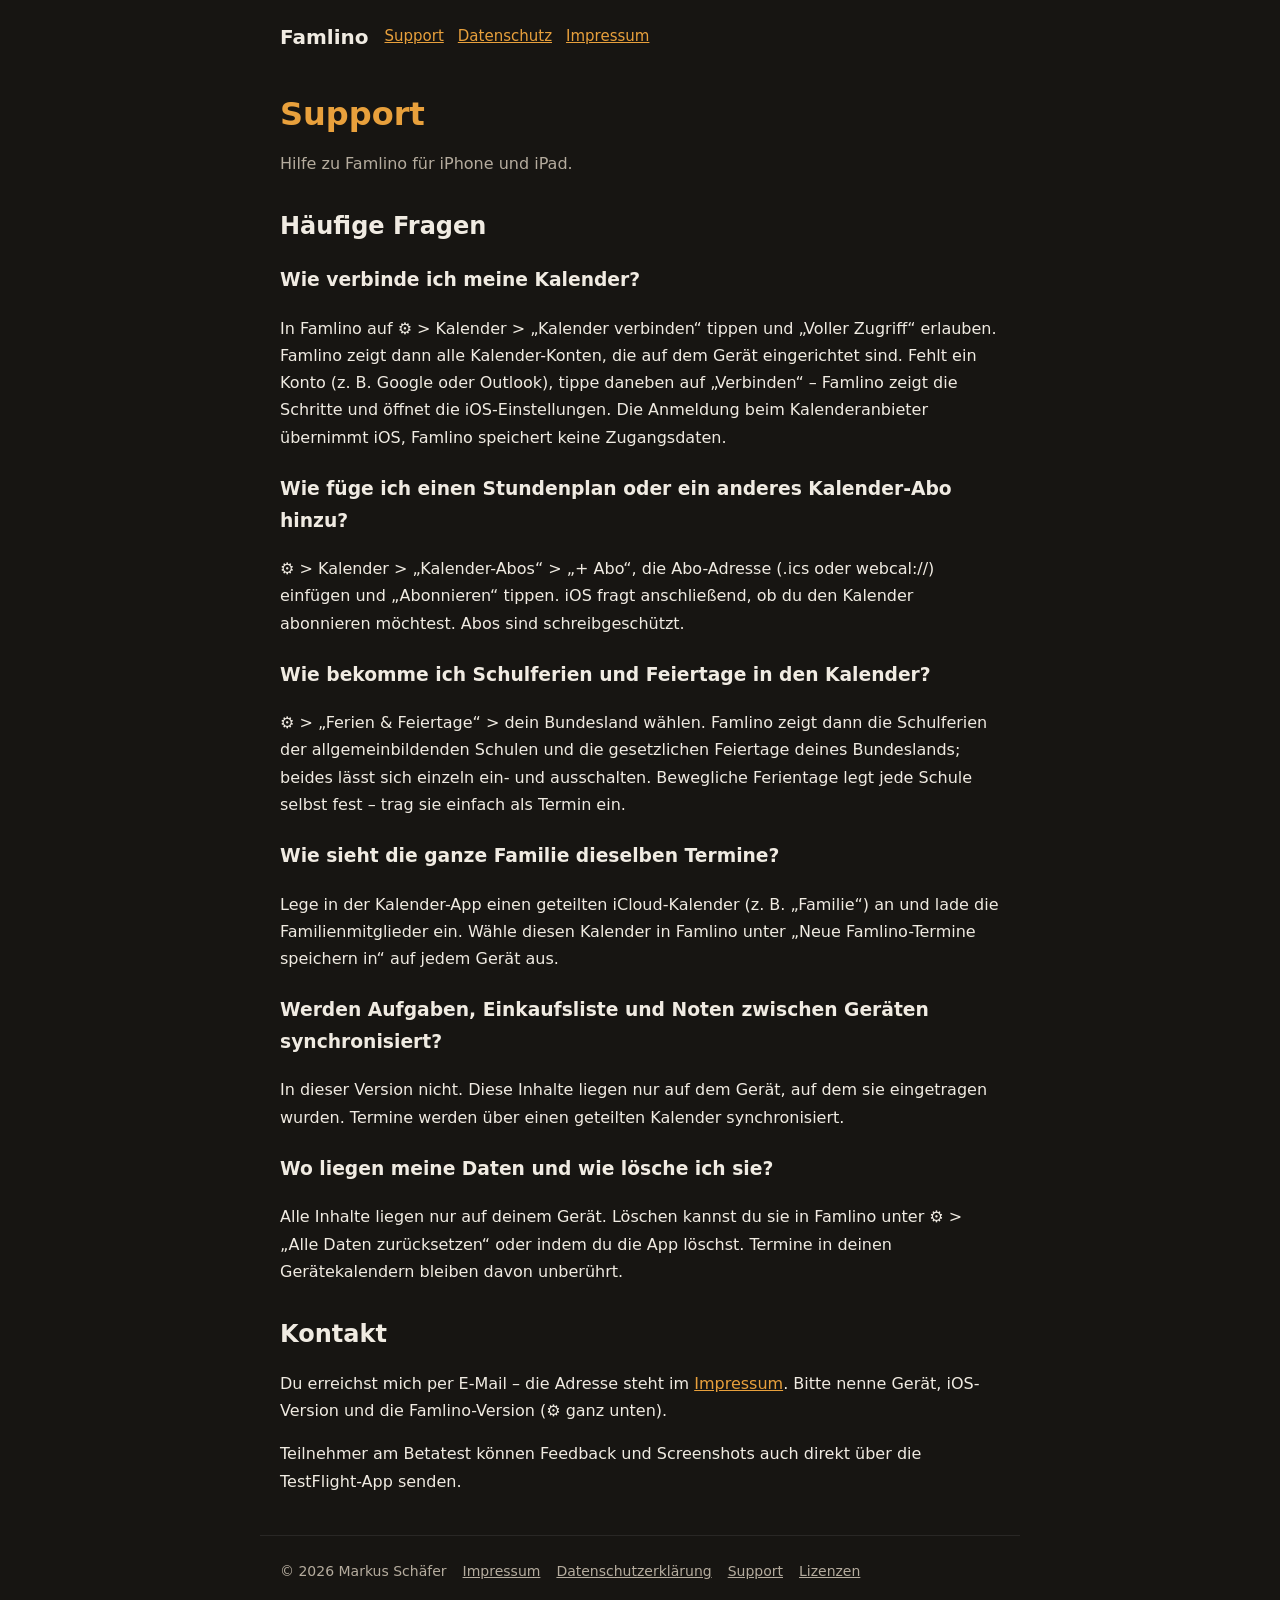
<file: support.html>
<!doctype html>
<html lang="de">
<head>
<meta charset="utf-8">
<meta name="viewport" content="width=device-width, initial-scale=1">
<title>Famlino – Support</title>
<meta name="description" content="Famlino – die Familien-App für Termine, Aufgaben, Einkäufe und Schulnoten.">
<meta name="referrer" content="no-referrer">
<link rel="stylesheet" href="style.css">
</head>
<body>
<header class="top">
  <a class="brand" href="index.html">Famlino</a>
  <nav><a href="support.html">Support</a><a href="datenschutz.html">Datenschutz</a><a href="impressum.html">Impressum</a></nav>
</header>
<main>

<h1>Support</h1>
<p class="muted">Hilfe zu Famlino für iPhone und iPad.</p>

<h2>Häufige Fragen</h2>

<h3>Wie verbinde ich meine Kalender?</h3>
<p>In Famlino auf ⚙ &gt; Kalender &gt; „Kalender verbinden“ tippen und „Voller Zugriff“ erlauben. Famlino zeigt dann alle
Kalender-Konten, die auf dem Gerät eingerichtet sind. Fehlt ein Konto (z. B. Google oder Outlook), tippe daneben auf
„Verbinden“ – Famlino zeigt die Schritte und öffnet die iOS-Einstellungen. Die Anmeldung beim Kalenderanbieter
übernimmt iOS, Famlino speichert keine Zugangsdaten.</p>

<h3>Wie füge ich einen Stundenplan oder ein anderes Kalender-Abo hinzu?</h3>
<p>⚙ &gt; Kalender &gt; „Kalender-Abos“ &gt; „+ Abo“, die Abo-Adresse (.ics oder webcal://) einfügen und „Abonnieren“
tippen. iOS fragt anschließend, ob du den Kalender abonnieren möchtest. Abos sind schreibgeschützt.</p>

<h3>Wie bekomme ich Schulferien und Feiertage in den Kalender?</h3>
<p>⚙ &gt; „Ferien &amp; Feiertage“ &gt; dein Bundesland wählen. Famlino zeigt dann die Schulferien der allgemeinbildenden
Schulen und die gesetzlichen Feiertage deines Bundeslands; beides lässt sich einzeln ein- und ausschalten. Bewegliche
Ferientage legt jede Schule selbst fest – trag sie einfach als Termin ein.</p>

<h3>Wie sieht die ganze Familie dieselben Termine?</h3>
<p>Lege in der Kalender-App einen geteilten iCloud-Kalender (z. B. „Familie“) an und lade die Familienmitglieder ein.
Wähle diesen Kalender in Famlino unter „Neue Famlino-Termine speichern in“ auf jedem Gerät aus.</p>

<h3>Werden Aufgaben, Einkaufsliste und Noten zwischen Geräten synchronisiert?</h3>
<p>In dieser Version nicht. Diese Inhalte liegen nur auf dem Gerät, auf dem sie eingetragen wurden.
Termine werden über einen geteilten Kalender synchronisiert.</p>

<h3>Wo liegen meine Daten und wie lösche ich sie?</h3>
<p>Alle Inhalte liegen nur auf deinem Gerät. Löschen kannst du sie in Famlino unter ⚙ &gt; „Alle Daten zurücksetzen“
oder indem du die App löschst. Termine in deinen Gerätekalendern bleiben davon unberührt.</p>

<h2>Kontakt</h2>
<p>Du erreichst mich per E-Mail – die Adresse steht im <a href="impressum.html">Impressum</a>.
Bitte nenne Gerät, iOS-Version und die Famlino-Version (⚙ ganz unten).</p>
<p>Teilnehmer am Betatest können Feedback und Screenshots auch direkt über die TestFlight-App senden.</p>

</main>
<footer>
  <span>© 2026 Markus Schäfer</span>
  <a href="impressum.html">Impressum</a>
  <a href="datenschutz.html">Datenschutzerklärung</a>
  <a href="support.html">Support</a>
  <a href="lizenzen.html">Lizenzen</a>
</footer>
</body>
</html>
</file>
<file: style.css>
:root { --bg:#171512; --card:#211e1a; --text:#F0EBE2; --muted:#B5AC9E; --accent:#E8A03C; }
* { box-sizing:border-box; }
body { margin:0; background:var(--bg); color:var(--text);
       font-family:-apple-system, BlinkMacSystemFont, "Segoe UI", system-ui, sans-serif; line-height:1.7; }
main { max-width:760px; margin:0 auto; padding:40px 20px 24px; }
header.top { max-width:760px; margin:0 auto; padding:20px 20px 0; display:flex; gap:16px; align-items:center; flex-wrap:wrap; }
header.top a.brand { color:var(--text); font-weight:800; font-size:20px; text-decoration:none; }
header.top nav { display:flex; gap:14px; flex-wrap:wrap; font-size:15px; }
h1 { color:var(--accent); line-height:1.25; margin:0 0 8px; }
h2 { margin-top:34px; line-height:1.3; }
h3 { margin-top:22px; }
a { color:var(--accent); }
.muted { color:var(--muted); }
.card { background:var(--card); border-radius:14px; padding:18px 20px; margin:18px 0; }
ul.features { padding-left:20px; }
pre.lic { white-space:pre-wrap; background:var(--card); padding:14px; border-radius:10px; font-size:12.5px; line-height:1.5; overflow-x:auto; }
footer { max-width:760px; margin:0 auto; padding:24px 20px 40px; border-top:1px solid rgba(255,255,255,.08);
         display:flex; gap:16px; flex-wrap:wrap; font-size:14px; color:var(--muted); }
footer a { color:var(--muted); }
</file>
